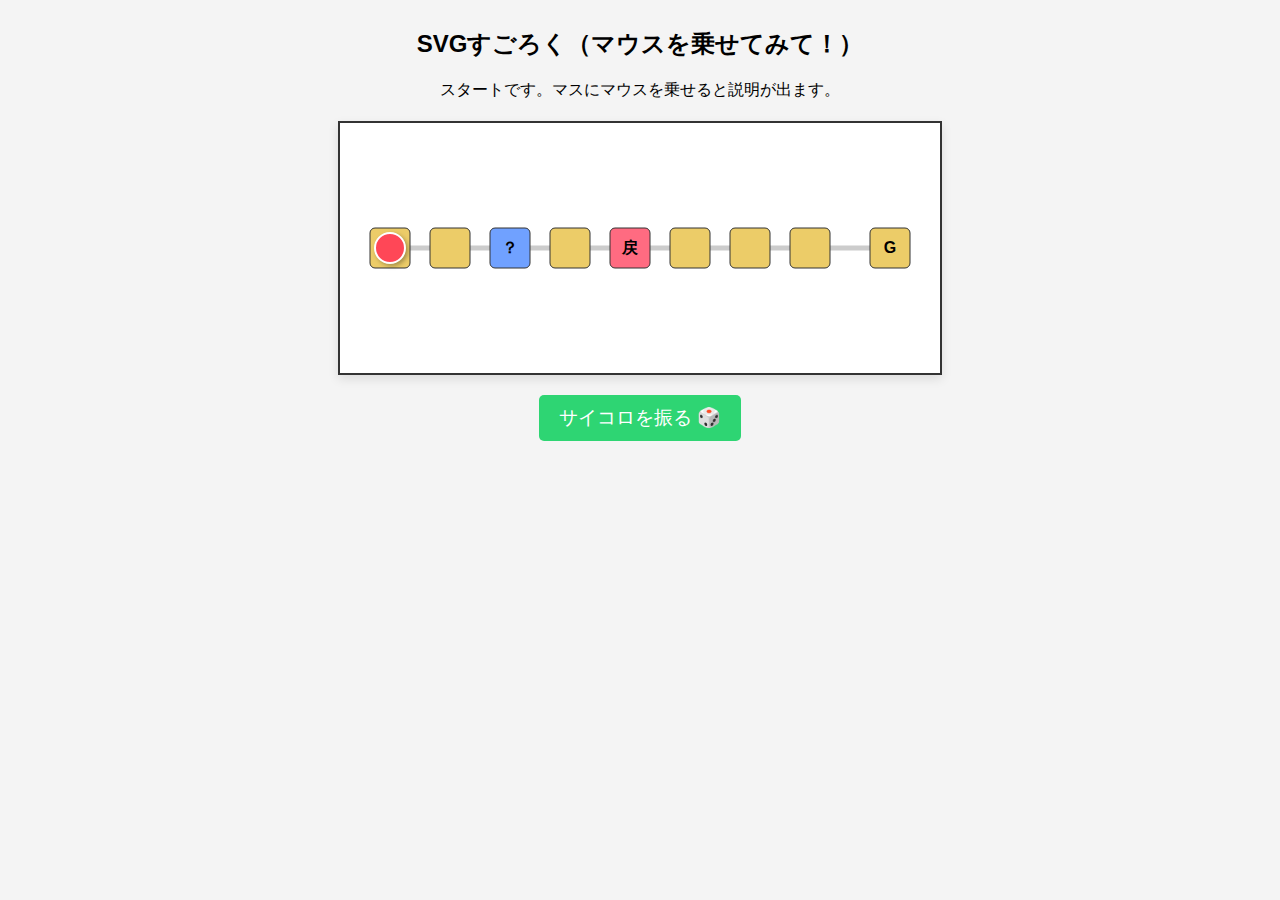
<file: hoge.html>
<!DOCTYPE html>
<html lang="ja">
<head>
    <meta charset="UTF-8">
    <title>SVG Interactive Sugoroku</title>
    <style>
        body {
            font-family: sans-serif;
            display: flex;
            flex-direction: column;
            align-items: center;
            background-color: #f4f4f4;
        }
        svg {
            background-color: white;
            border: 2px solid #333;
            box-shadow: 0 4px 10px rgba(0,0,0,0.1);
            margin: 20px 0;
            user-select: none; /* 文字選択されないようにする */
        }
        
        /* --- プレイヤー（コマ） --- */
        .player-piece {
            transition: cx 0.3s ease, cy 0.3s ease;
            fill: #ff4757;
            stroke: #fff;
            stroke-width: 2px;
            filter: drop-shadow(2px 2px 2px rgba(0,0,0,0.3));
            pointer-events: none; /* コマがマスのクリックを邪魔しないように */
        }

        /* --- マスの基本デザイン --- */
        .step-rect {
            fill: #eccc68;
            stroke: #333;
            stroke-width: 1px;
            transition: all 0.2s; /* ホバー時のアニメーション */
            cursor: pointer;      /* 指のカーソル */
        }
        
        /* マスの種類ごとの色 */
        .step-event { fill: #70a1ff; }
        .step-trap { fill: #ff6b81; }

        /* --- ★ここが追加したホバー演出 --- */
        .step-rect:hover {
            stroke: #ff9f43;    /* 枠線をオレンジに */
            stroke-width: 4px;  /* 枠線を太く */
            fill-opacity: 0.9;  /* 少しだけ透明感を出す */
        }

        button {
            padding: 10px 20px;
            font-size: 1.2rem;
            cursor: pointer;
            background-color: #2ed573;
            color: white;
            border: none;
            border-radius: 5px;
        }
        button:disabled { background-color: #ccc; cursor: not-allowed; }
    </style>
</head>
<body>

    <h2>SVGすごろく（マウスを乗せてみて！）</h2>
    <div id="msg">スタートです。マスにマウスを乗せると説明が出ます。</div>
    
    <svg id="gameBoard" width="600" height="250"></svg>
    
    <button id="diceBtn" onclick="turn()">サイコロを振る 🎲</button>

    <script>
        const svg = document.getElementById('gameBoard');
        const msgDiv = document.getElementById('msg');
        const diceBtn = document.getElementById('diceBtn');
        const svgNS = "http://www.w3.org/2000/svg";

        // マス目のデータ
        const steps = [
            { x: 50,  y: 125, type: 'start', text: 'S' },
            { x: 110, y: 125 },
            { x: 170, y: 125, type: 'event', text: '？', effect: 'warp' },
            { x: 230, y: 125 },
            { x: 290, y: 125, type: 'trap',  text: '戻', effect: 'back' },
            { x: 350, y: 125 },
            { x: 410, y: 125 },
            { x: 470, y: 125 },
            { x: 550, y: 125, type: 'goal',  text: 'G' }
        ];

        let currentPos = 0;
        let playerElem = null;

        function initGame() {
            drawBoard();
            createPlayer();
        }

        async function turn() {
            if (currentPos >= steps.length - 1) return;
            diceBtn.disabled = true;
            
            const dice = Math.floor(Math.random() * 3) + 1;
            msgDiv.innerText = `出た目: ${dice}！ 進みます...`;

            for (let i = 0; i < dice; i++) {
                if (currentPos >= steps.length - 1) break;
                currentPos++;
                updatePlayerPos();
                await wait(400);
            }

            await checkTileEvent();

            if (currentPos === steps.length - 1) {
                msgDiv.innerText = "ゴール！！おめでとう！🎉";
            } else {
                msgDiv.innerText += " あなたの番です。";
                diceBtn.disabled = false;
            }
        }

        function drawBoard() {
            // 背景の線
            const line = document.createElementNS(svgNS, "line");
            line.setAttribute("x1", steps[0].x);
            line.setAttribute("y1", steps[0].y);
            line.setAttribute("x2", steps[steps.length-1].x);
            line.setAttribute("y2", steps[steps.length-1].y);
            line.setAttribute("stroke", "#ccc");
            line.setAttribute("stroke-width", "5");
            svg.appendChild(line);

            // マスを描く
            steps.forEach(step => {
                const rect = document.createElementNS(svgNS, "rect");
                rect.setAttribute("x", step.x - 20);
                rect.setAttribute("y", step.y - 20);
                rect.setAttribute("width", 40);
                rect.setAttribute("height", 40);
                rect.setAttribute("rx", 5);

                // クラスを割り当て（これでCSSのhoverが効くようになります）
                let className = "step-rect";
                if (step.type === 'event') className += " step-event";
                if (step.type === 'trap') className += " step-trap";
                rect.setAttribute("class", className);

                // ★ここにホバー時の説明文（ツールチップ）を追加
                const title = document.createElementNS(svgNS, "title");
                if (step.type === 'trap') title.textContent = "【危険】止まると戻されます";
                else if (step.type === 'event') title.textContent = "【チャンス】ワープ！";
                else if (step.type === 'start') title.textContent = "ここからスタート";
                else if (step.type === 'goal') title.textContent = "目指せゴール";
                else title.textContent = "普通のマス";
                rect.appendChild(title);

                svg.appendChild(rect);

                // マスの上の文字
                if (step.text) {
                    const text = document.createElementNS(svgNS, "text");
                    text.setAttribute("x", step.x);
                    text.setAttribute("y", step.y + 5);
                    text.setAttribute("text-anchor", "middle");
                    text.setAttribute("font-weight", "bold");
                    text.style.pointerEvents = "none"; // 文字が邪魔しないように
                    text.textContent = step.text;
                    svg.appendChild(text);
                }
            });
        }

        function createPlayer() {
            playerElem = document.createElementNS(svgNS, "circle");
            playerElem.setAttribute("r", 15);
            playerElem.setAttribute("class", "player-piece");
            updatePlayerPos();
            svg.appendChild(playerElem);
        }

        function updatePlayerPos() {
            const posData = steps[currentPos];
            playerElem.setAttribute("cx", posData.x);
            playerElem.setAttribute("cy", posData.y);
        }

        async function checkTileEvent() {
            const tile = steps[currentPos];
            if (tile.effect === 'back') {
                msgDiv.innerText = "罠だ！1マス戻される！";
                await wait(800);
                currentPos--;
                updatePlayerPos();
            } else if (tile.effect === 'warp') {
                msgDiv.innerText = "ワープ！1マス進む！";
                await wait(800);
                currentPos++;
                updatePlayerPos();
            }
        }

        function wait(ms) {
            return new Promise(resolve => setTimeout(resolve, ms));
        }

        initGame();
    </script>
</body>
</html>
</file>
